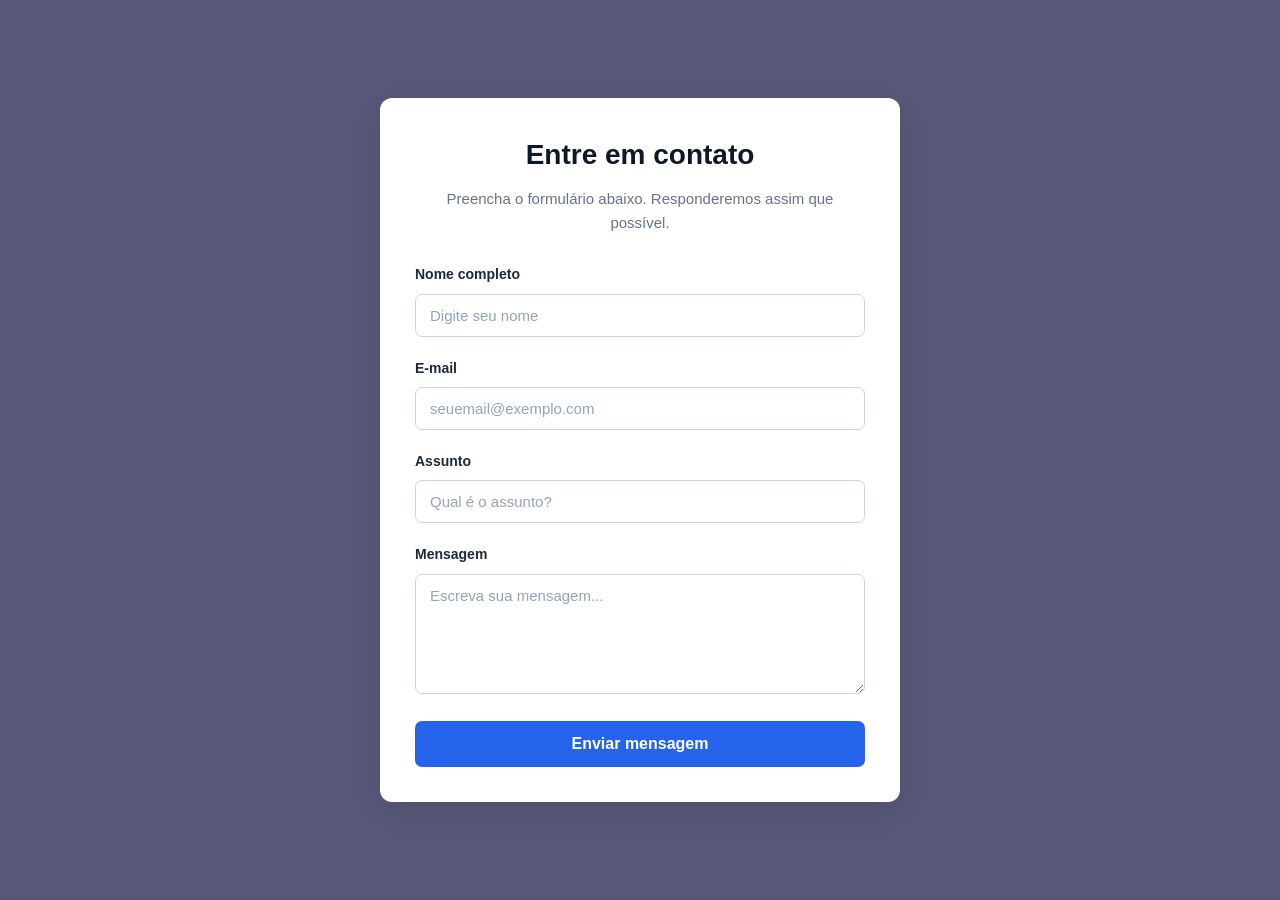
<file: formulario1/index.html>
<!DOCTYPE html>
<html lang="pt-BR">

<head>
    <meta charset="UTF-8">
    <meta name="viewport" content="width=device-width, initial-scale=1.0">

    <meta
        name="description"
        content="Entre em contato conosco utilizando nosso formulário."
    >

    <title>Formulário de Contato</title>

    <link rel="stylesheet" href="style.css">
</head>

<body>

    <main class="container">

        <section class="contact-card">

            <header class="contact-header">
                <h1>Entre em contato</h1>

                <p>
                    Preencha o formulário abaixo.
                    Responderemos assim que possível.
                </p>
            </header>

            <form action="#" method="post">

                <div class="form-group">
                    <label for="nome">Nome completo</label>

                    <input
                        type="text"
                        id="nome"
                        name="nome"
                        placeholder="Digite seu nome"
                        autocomplete="name"
                        required
                    >
                </div>

                <div class="form-group">
                    <label for="email">E-mail</label>

                    <input
                        type="email"
                        id="email"
                        name="email"
                        placeholder="seuemail@exemplo.com"
                        autocomplete="email"
                        required
                    >
                </div>

                <div class="form-group">
                    <label for="assunto">Assunto</label>

                    <input
                        type="text"
                        id="assunto"
                        name="assunto"
                        placeholder="Qual é o assunto?"
                        required
                    >
                </div>

                <div class="form-group">
                    <label for="mensagem">Mensagem</label>

                    <textarea
                        id="mensagem"
                        name="mensagem"
                        rows="5"
                        placeholder="Escreva sua mensagem..."
                        required
                    ></textarea>
                </div>

                <button type="submit">
                    Enviar mensagem
                </button>

            </form>

        </section>

    </main>

</body>

</html>
</file>
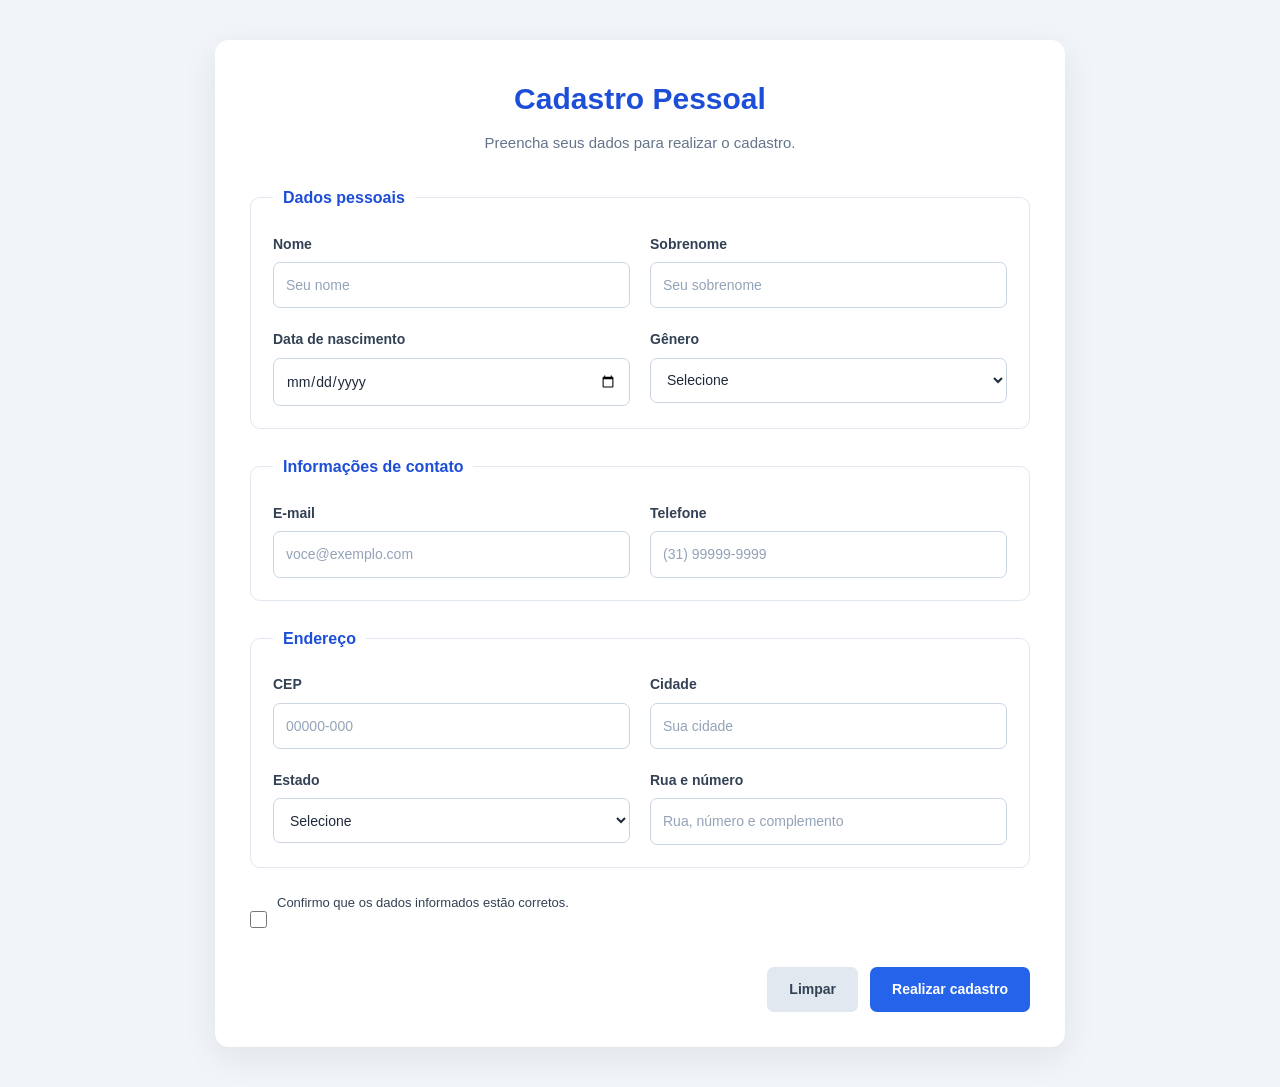
<file: formulario2/index.html>
<!DOCTYPE html>
<html lang="pt-BR">
<head>
    <meta charset="UTF-8">
    <meta name="viewport" content="width=device-width, initial-scale=1.0">

    <meta
        name="description"
        content="Formulário de cadastro pessoal."
    >

    <title>Cadastro Pessoal</title>

    <link rel="stylesheet" href="style.css">
</head>

<body>

    <main class="container">

        <section class="form-card">

            <header class="form-header">
                <h1>Cadastro Pessoal</h1>
                <p>Preencha seus dados para realizar o cadastro.</p>
            </header>

            <form action="#" method="post">

                <fieldset>
                    <legend>Dados pessoais</legend>

                    <div class="form-grid">

                        <div class="form-group">
                            <label for="nome">Nome</label>
                            <input
                                type="text"
                                id="nome"
                                name="nome"
                                placeholder="Seu nome"
                                autocomplete="given-name"
                                required
                            >
                        </div>

                        <div class="form-group">
                            <label for="sobrenome">Sobrenome</label>
                            <input
                                type="text"
                                id="sobrenome"
                                name="sobrenome"
                                placeholder="Seu sobrenome"
                                autocomplete="family-name"
                                required
                            >
                        </div>

                        <div class="form-group">
                            <label for="nascimento">
                                Data de nascimento
                            </label>

                            <input
                                type="date"
                                id="nascimento"
                                name="nascimento"
                                autocomplete="bday"
                                required
                            >
                        </div>

                        <div class="form-group">
                            <label for="genero">Gênero</label>

                            <select id="genero" name="genero" required>
                                <option value="" selected disabled>
                                    Selecione
                                </option>

                                <option value="feminino">Feminino</option>
                                <option value="masculino">Masculino</option>
                                <option value="nao-informar">
                                    Prefiro não informar
                                </option>
                                <option value="outro">Outro</option>
                            </select>
                        </div>

                    </div>
                </fieldset>

                <fieldset>
                    <legend>Informações de contato</legend>

                    <div class="form-grid">

                        <div class="form-group">
                            <label for="email">E-mail</label>

                            <input
                                type="email"
                                id="email"
                                name="email"
                                placeholder="voce@exemplo.com"
                                autocomplete="email"
                                required
                            >
                        </div>

                        <div class="form-group">
                            <label for="telefone">Telefone</label>

                            <input
                                type="tel"
                                id="telefone"
                                name="telefone"
                                placeholder="(31) 99999-9999"
                                autocomplete="tel"
                                required
                            >
                        </div>

                    </div>
                </fieldset>

                <fieldset>
                    <legend>Endereço</legend>

                    <div class="form-grid">

                        <div class="form-group">
                            <label for="cep">CEP</label>

                            <input
                                type="text"
                                id="cep"
                                name="cep"
                                placeholder="00000-000"
                                autocomplete="postal-code"
                                inputmode="numeric"
                                pattern="[0-9]{5}-?[0-9]{3}"
                                title="Informe um CEP válido, com 8 dígitos."
                                required
                            >
                        </div>

                        <div class="form-group">
                            <label for="cidade">Cidade</label>

                            <input
                                type="text"
                                id="cidade"
                                name="cidade"
                                placeholder="Sua cidade"
                                autocomplete="address-level2"
                                required
                            >
                        </div>

                        <div class="form-group">
                            <label for="estado">Estado</label>

                            <select
                                id="estado"
                                name="estado"
                                autocomplete="address-level1"
                                required
                            >
                                <option value="" selected disabled>
                                    Selecione
                                </option>

                                <option value="AC">Acre</option>
                                <option value="AL">Alagoas</option>
                                <option value="AP">Amapá</option>
                                <option value="AM">Amazonas</option>
                                <option value="BA">Bahia</option>
                                <option value="CE">Ceará</option>
                                <option value="DF">Distrito Federal</option>
                                <option value="ES">Espírito Santo</option>
                                <option value="GO">Goiás</option>
                                <option value="MA">Maranhão</option>
                                <option value="MT">Mato Grosso</option>
                                <option value="MS">Mato Grosso do Sul</option>
                                <option value="MG">Minas Gerais</option>
                                <option value="PA">Pará</option>
                                <option value="PB">Paraíba</option>
                                <option value="PR">Paraná</option>
                                <option value="PE">Pernambuco</option>
                                <option value="PI">Piauí</option>
                                <option value="RJ">Rio de Janeiro</option>
                                <option value="RN">Rio Grande do Norte</option>
                                <option value="RS">Rio Grande do Sul</option>
                                <option value="RO">Rondônia</option>
                                <option value="RR">Roraima</option>
                                <option value="SC">Santa Catarina</option>
                                <option value="SP">São Paulo</option>
                                <option value="SE">Sergipe</option>
                                <option value="TO">Tocantins</option>
                            </select>
                        </div>

                        <div class="form-group">
                            <label for="rua">Rua e número</label>

                            <input
                                type="text"
                                id="rua"
                                name="rua"
                                placeholder="Rua, número e complemento"
                                autocomplete="street-address"
                                required
                            >
                        </div>

                    </div>
                </fieldset>

                <div class="form-group terms">
                    <input
                        type="checkbox"
                        id="termos"
                        name="termos"
                        required
                    >

                    <label for="termos">
                        Confirmo que os dados informados estão corretos.
                    </label>
                </div>

                <div class="form-actions">
                    <button type="reset" class="btn-secondary">
                        Limpar
                    </button>

                    <button type="submit" class="btn-primary">
                        Realizar cadastro
                    </button>
                </div>

            </form>

        </section>

    </main>

</body>
</html>
</file>
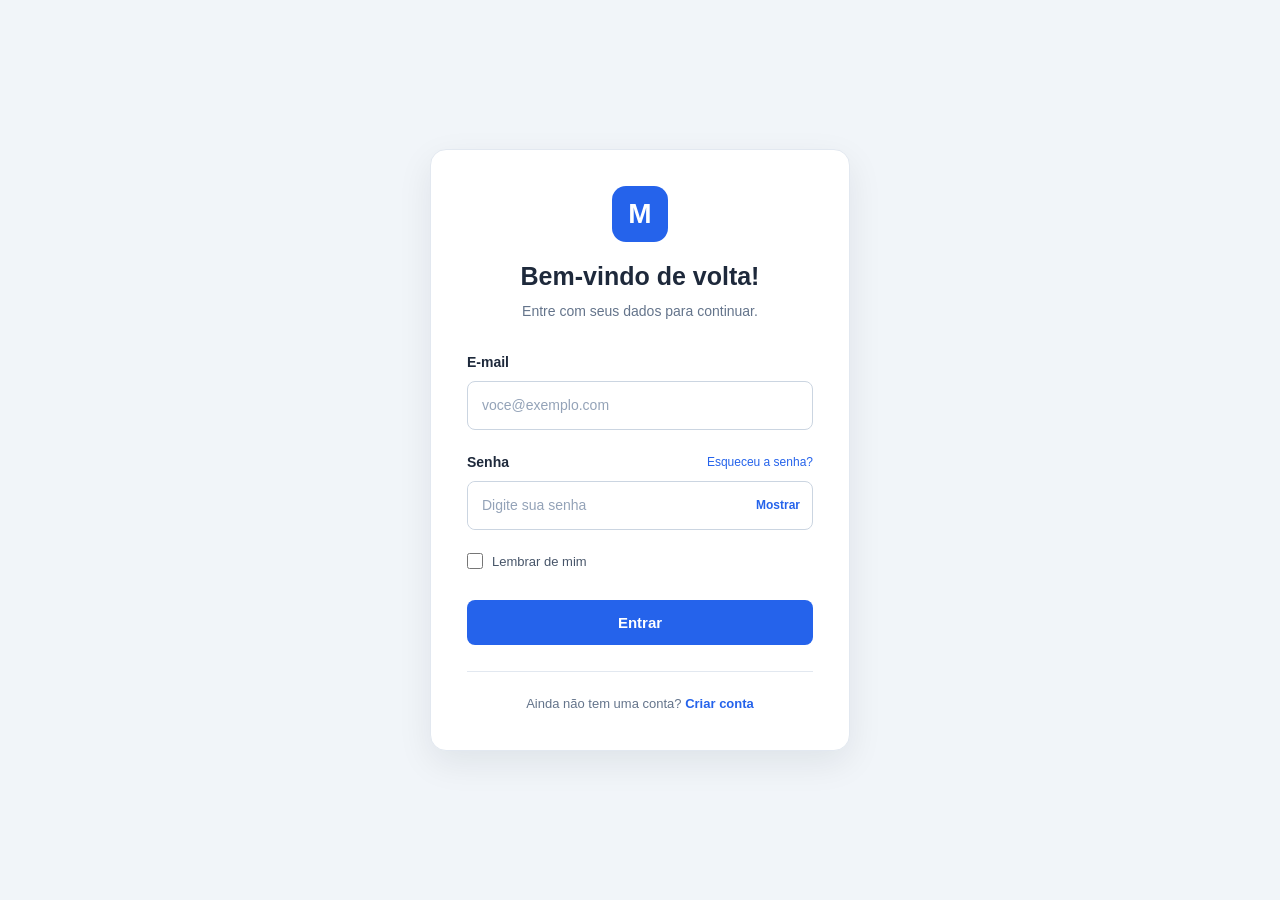
<file: formulario3/index.html>
<!DOCTYPE html>
<html lang="pt-BR">

<head>
    <meta charset="UTF-8">
    <meta name="viewport" content="width=device-width, initial-scale=1.0">

    <meta
        name="description"
        content="Página de login para acessar sua conta."
    >

    <title>Login | Minha Conta</title>

    <link rel="stylesheet" href="style.css">

    <script src="script.js" defer></script>
</head>

<body>

    <main class="page-container">

        <section class="login-card" aria-labelledby="login-title">

            <header class="login-header">
                <div class="logo" aria-hidden="true">M</div>

                <h1 id="login-title">Bem-vindo de volta!</h1>

                <p>Entre com seus dados para continuar.</p>
            </header>

            <form id="login-form">

                <div class="form-group">
                    <label for="email">E-mail</label>

                    <input
                        type="email"
                        id="email"
                        name="email"
                        placeholder="voce@exemplo.com"
                        autocomplete="username"
                        required
                    >
                </div>

                <div class="form-group">
                    <div class="password-label">
                        <label for="senha">Senha</label>

                        <a href="recuperar-senha.html">
                            Esqueceu a senha?
                        </a>
                    </div>

                    <div class="password-wrapper">
                        <input
                            type="password"
                            id="senha"
                            name="senha"
                            placeholder="Digite sua senha"
                            autocomplete="current-password"
                            required
                        >

                        <button
                            type="button"
                            id="toggle-password"
                            class="toggle-password"
                            aria-controls="senha"
                            aria-label="Mostrar senha"
                            aria-pressed="false"
                        >
                            Mostrar
                        </button>
                    </div>
                </div>

                <div class="form-options">
                    <label class="remember-option" for="lembrar">
                        <input
                            type="checkbox"
                            id="lembrar"
                            name="lembrar"
                        >

                        <span>Lembrar de mim</span>
                    </label>
                </div>

                <button type="submit" class="login-button">
                    Entrar
                </button>

                <p
                    id="form-message"
                    class="form-message"
                    role="status"
                    aria-live="polite"
                ></p>

            </form>

            <footer class="login-footer">
                <p>
                    Ainda não tem uma conta?
                    <a href="cadastro.html">Criar conta</a>
                </p>
            </footer>

        </section>

    </main>

</body>

</html>
</file>
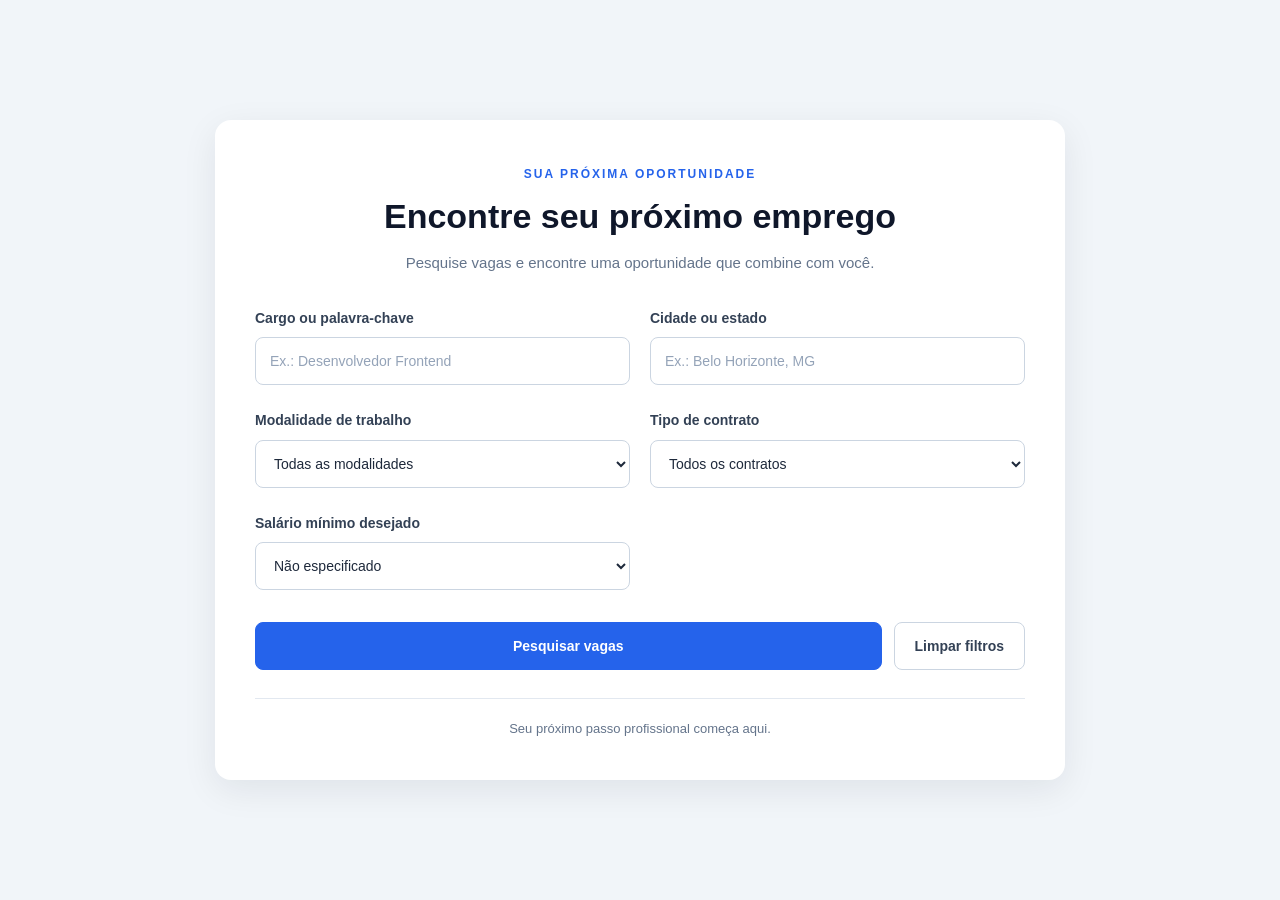
<file: formulario4/index.html>
<!DOCTYPE html>
<html lang="pt-BR">
<head>
    <meta charset="UTF-8">
    <meta name="viewport" content="width=device-width, initial-scale=1.0">

    <meta
        name="description"
        content="Pesquise vagas de emprego por cargo, localização e modalidade."
    >

    <title>Pesquisar Vagas de Emprego</title>

    <link rel="stylesheet" href="style.css">
</head>

<body>

    <main class="container">

        <section class="search-card">

            <header class="header">
                <span class="subtitle">SUA PRÓXIMA OPORTUNIDADE</span>

                <h1>Encontre seu próximo emprego</h1>

                <p>
                    Pesquise vagas e encontre uma oportunidade
                    que combine com você.
                </p>
            </header>

            <form class="search-form" action="#" method="get">

                <div class="form-group">
                    <label for="cargo">Cargo ou palavra-chave</label>

                    <input
                        type="search"
                        id="cargo"
                        name="cargo"
                        placeholder="Ex.: Desenvolvedor Frontend"
                    >
                </div>

                <div class="form-group">
                    <label for="cidade">Cidade ou estado</label>

                    <input
                        type="text"
                        id="cidade"
                        name="cidade"
                        placeholder="Ex.: Belo Horizonte, MG"
                    >
                </div>

                <div class="form-group">
                    <label for="modalidade">Modalidade de trabalho</label>

                    <select id="modalidade" name="modalidade">
                        <option value="">Todas as modalidades</option>
                        <option value="presencial">Presencial</option>
                        <option value="remoto">Remoto</option>
                        <option value="hibrido">Híbrido</option>
                    </select>
                </div>

                <div class="form-group">
                    <label for="contrato">Tipo de contrato</label>

                    <select id="contrato" name="contrato">
                        <option value="">Todos os contratos</option>
                        <option value="clt">CLT</option>
                        <option value="pj">Pessoa Jurídica (PJ)</option>
                        <option value="estagio">Estágio</option>
                        <option value="temporario">Temporário</option>
                        <option value="freelancer">Freelancer</option>
                    </select>
                </div>

                <div class="form-group">
                    <label for="salario">Salário mínimo desejado</label>

                    <select id="salario" name="salario">
                        <option value="">Não especificado</option>
                        <option value="2000">R$ 2.000</option>
                        <option value="3000">R$ 3.000</option>
                        <option value="5000">R$ 5.000</option>
                        <option value="7000">R$ 7.000</option>
                        <option value="10000">R$ 10.000 ou mais</option>
                    </select>
                </div>

                <div class="form-actions">
                    <button type="submit" class="btn-search">
                        Pesquisar vagas
                    </button>

                    <button type="reset" class="btn-reset">
                        Limpar filtros
                    </button>
                </div>

            </form>

            <footer class="footer">
                <p>Seu próximo passo profissional começa aqui.</p>
            </footer>

        </section>

    </main>

</body>
</html>
</file>
<file: formulario1/style.css>
/* =========================
   RESET BÁSICO
========================= */

* {
    margin: 0;
    padding: 0;
    box-sizing: border-box;
}

/* =========================
   CONFIGURAÇÕES GERAIS
========================= */

body {
    font-family: Arial, Helvetica, sans-serif;
    background-color: #575777;
    color: #1e293b;
    line-height: 1.6;
}

/* =========================
   CONTAINER PRINCIPAL
========================= */

.container {
    min-height: 100vh;

    display: flex;
    justify-content: center;
    align-items: center;

    padding: 30px 16px;
}

/* =========================
   CARTÃO DO FORMULÁRIO
========================= */

.contact-card {
    width: 100%;
    max-width: 520px;

    background-color: #ffffff;

    padding: 35px;

    border-radius: 12px;

    box-shadow: 0 10px 30px rgba(0, 0, 0, 0.08);
}

/* =========================
   CABEÇALHO
========================= */

.contact-header {
    margin-bottom: 28px;
    text-align: center;
}

.contact-header h1 {
    font-size: 28px;
    margin-bottom: 10px;
    color: #0f172a;
}

.contact-header p {
    font-size: 15px;
    color: #64748b;
}

/* =========================
   GRUPOS DE CAMPOS
========================= */

.form-group {
    margin-bottom: 20px;
}

.form-group label {
    display: block;

    margin-bottom: 8px;

    font-weight: bold;
    font-size: 14px;
}

/* =========================
   INPUTS E TEXTAREA
========================= */

.form-group input,
.form-group textarea {
    width: 100%;

    padding: 12px 14px;

    border: 1px solid #cbd5e1;
    border-radius: 7px;

    font-family: inherit;
    font-size: 15px;

    color: #1e293b;
    background-color: #ffffff;

    transition:
        border-color 0.2s,
        box-shadow 0.2s;
}

.form-group textarea {
    resize: vertical;
    min-height: 120px;
}

.form-group input::placeholder,
.form-group textarea::placeholder {
    color: #94a3b8;
}

/* =========================
   FOCO NOS CAMPOS
========================= */

.form-group input:focus,
.form-group textarea:focus {
    outline: none;

    border-color: #2563eb;

    box-shadow: 0 0 0 3px rgba(37, 99, 235, 0.15);
}

/* =========================
   BOTÃO DE ENVIO
========================= */

button[type="submit"] {
    width: 100%;

    padding: 14px;

    border: none;
    border-radius: 7px;

    background-color: #2563eb;
    color: #ffffff;

    font-size: 16px;
    font-weight: bold;

    cursor: pointer;

    transition:
        background-color 0.2s,
        transform 0.2s;
}

button[type="submit"]:hover {
    background-color: #1d4ed8;
}

button[type="submit"]:active {
    transform: scale(0.99);
}

/* =========================
   RESPONSIVIDADE
========================= */

@media (max-width: 480px) {

    .contact-card {
        padding: 24px 18px;
    }

    .contact-header h1 {
        font-size: 24px;
    }

}
</file>
<file: formulario2/style.css>
/* ==========================
   1. RESET E CONFIGURAÇÕES
========================== */

* {
    margin: 0;
    padding: 0;
    box-sizing: border-box;
}

body {
    font-family: Arial, Helvetica, sans-serif;
    background: #f1f5f9;
    color: #1e293b;
    line-height: 1.6;
}

/* ==========================
   2. CONTAINER PRINCIPAL
========================== */

.container {
    width: 100%;
    min-height: 100vh;
    padding: 40px 20px;

    display: flex;
    justify-content: center;
    align-items: flex-start;
}

/* ==========================
   3. CARTÃO DO FORMULÁRIO
========================== */

.form-card {
    width: 100%;
    max-width: 850px;
    padding: 35px;

    background: #ffffff;
    border-radius: 14px;

    box-shadow: 0 10px 35px rgba(15, 23, 42, 0.08);
}

/* ==========================
   4. CABEÇALHO
========================== */

.form-header {
    margin-bottom: 30px;
    text-align: center;
}

.form-header h1 {
    margin-bottom: 8px;
    color: #1d4ed8;
    font-size: 30px;
}

.form-header p {
    color: #64748b;
    font-size: 15px;
}

/* ==========================
   5. SEÇÕES DO FORMULÁRIO
========================== */

fieldset {
    min-width: 0;
    border: 1px solid #e2e8f0;
    border-radius: 10px;
    padding: 22px;
    margin-bottom: 25px;
}

legend {
    padding: 0 10px;
    color: #1d4ed8;
    font-weight: bold;
    font-size: 16px;
}

/* ==========================
   6. GRID DE CAMPOS
========================== */

.form-grid {
    display: grid;
    grid-template-columns: repeat(2, minmax(0, 1fr));
    gap: 20px;
}

.form-group {
    min-width: 0;
    display: flex;
    flex-direction: column;
    gap: 7px;
}

.form-group label {
    font-size: 14px;
    font-weight: bold;
    color: #334155;
}

/* ==========================
   7. CAMPOS DE ENTRADA
========================== */

.form-group input,
.form-group select {
    width: 100%;
    min-height: 45px;
    padding: 11px 12px;

    border: 1px solid #cbd5e1;
    border-radius: 7px;

    background: #ffffff;
    color: #1e293b;

    font: inherit;
    font-size: 14px;

    transition: border-color 0.2s, box-shadow 0.2s;
}

.form-group input::placeholder {
    color: #94a3b8;
}

/* ==========================
   8. FOCO E ACESSIBILIDADE
========================== */

.form-group input:focus,
.form-group select:focus {
    outline: none;
    border-color: #2563eb;
    box-shadow: 0 0 0 3px rgba(37, 99, 235, 0.15);
}

/* ==========================
   9. TERMOS
========================== */

.terms {
    display: flex;
    flex-direction: row;
    align-items: flex-start;
    gap: 10px;
    margin: 5px 0 25px;
}

.terms input {
    width: 17px;
    height: 17px;
    margin-top: 4px;
    flex-shrink: 0;
    accent-color: #2563eb;
}

.terms label {
    font-size: 13px;
    font-weight: normal;
}

/* ==========================
   10. BOTÕES
========================== */

.form-actions {
    display: flex;
    justify-content: flex-end;
    gap: 12px;
}

.form-actions button {
    min-height: 45px;
    padding: 12px 22px;

    border: none;
    border-radius: 7px;

    font-size: 14px;
    font-weight: bold;

    cursor: pointer;
    transition: background-color 0.2s, transform 0.2s;
}

.btn-primary {
    background: #2563eb;
    color: #ffffff;
}

.btn-primary:hover {
    background: #1d4ed8;
}

.btn-secondary {
    background: #e2e8f0;
    color: #334155;
}

.btn-secondary:hover {
    background: #cbd5e1;
}

.form-actions button:active {
    transform: scale(0.98);
}

/* ==========================
   11. RESPONSIVIDADE
========================== */

@media (max-width: 600px) {
    .container {
        padding: 20px 12px;
    }

    .form-card {
        padding: 24px 16px;
    }

    .form-header h1 {
        font-size: 25px;
    }

    .form-grid {
        grid-template-columns: 1fr;
    }

    fieldset {
        padding: 18px 12px;
    }

    .form-actions {
        flex-direction: column-reverse;
    }

    .form-actions button {
        width: 100%;
    }
}
</file>
<file: formulario3/style.css>
/* ==========================
   1. RESET
========================== */

* {
    margin: 0;
    padding: 0;
    box-sizing: border-box;
}

/* ==========================
   2. CONFIGURAÇÕES GERAIS
========================== */

body {
    font-family: Arial, Helvetica, sans-serif;
    color: #1e293b;
    background-color: #f1f5f9;
    line-height: 1.5;
}

/* ==========================
   3. CENTRALIZAÇÃO DA PÁGINA
========================== */

.page-container {
    min-height: 100vh;

    display: flex;
    justify-content: center;
    align-items: center;

    padding: 24px 16px;
}

/* ==========================
   4. CARTÃO DE LOGIN
========================== */

.login-card {
    width: 100%;
    max-width: 420px;

    padding: 36px;

    background-color: #ffffff;
    border: 1px solid #e2e8f0;
    border-radius: 16px;

    box-shadow: 0 12px 35px rgba(15, 23, 42, 0.08);
}

/* ==========================
   5. CABEÇALHO
========================== */

.login-header {
    text-align: center;
    margin-bottom: 30px;
}

.logo {
    width: 56px;
    height: 56px;

    display: flex;
    justify-content: center;
    align-items: center;

    margin: 0 auto 18px;

    background-color: #2563eb;
    color: #ffffff;

    border-radius: 14px;

    font-size: 28px;
    font-weight: bold;
}

.login-header h1 {
    margin-bottom: 8px;
    font-size: 25px;
    line-height: 1.3;
}

.login-header p {
    color: #64748b;
    font-size: 14px;
}

/* ==========================
   6. GRUPOS DE CAMPOS
========================== */

.form-group {
    margin-bottom: 22px;
}

.form-group > label,
.password-label > label {
    display: block;
    margin-bottom: 8px;

    font-size: 14px;
    font-weight: 600;
}

/* ==========================
   7. LINKS
========================== */

a {
    color: #2563eb;
    text-decoration: none;
}

a:hover {
    text-decoration: underline;
}

a:focus-visible,
button:focus-visible,
input:focus-visible {
    outline: 3px solid #93c5fd;
    outline-offset: 3px;
}

/* ==========================
   8. INPUTS
========================== */

.form-group > input,
.password-wrapper input {
    width: 100%;
    min-width: 0;

    padding: 13px 14px;

    border: 1px solid #cbd5e1;
    border-radius: 8px;

    background-color: #ffffff;
    color: #1e293b;

    font: inherit;
    font-size: 14px;

    transition:
        border-color 0.2s,
        box-shadow 0.2s;
}

.form-group input::placeholder {
    color: #94a3b8;
}

.form-group input:focus {
    border-color: #2563eb;
    outline: none;

    box-shadow: 0 0 0 3px rgba(37, 99, 235, 0.12);
}

/* ==========================
   9. LINHA DO RÓTULO DA SENHA
========================== */

.password-label {
    display: flex;
    justify-content: space-between;
    align-items: center;
    gap: 12px;
}

.password-label a {
    margin-bottom: 8px;
    font-size: 12px;
}

/* ==========================
   10. CAMPO DE SENHA
========================== */

.password-wrapper {
    display: flex;
    align-items: center;
    gap: 8px;

    padding-right: 10px;

    border: 1px solid #cbd5e1;
    border-radius: 8px;
}

.password-wrapper input {
    border: none;
    box-shadow: none;
    outline: none;
}

.password-wrapper:focus-within {
    border-color: #2563eb;
    box-shadow: 0 0 0 3px rgba(37, 99, 235, 0.12);
}

.password-wrapper input:focus {
    box-shadow: none;
}

.toggle-password {
    flex-shrink: 0;

    padding: 6px 2px;

    border: none;
    background: transparent;
    color: #2563eb;

    font-size: 12px;
    font-weight: bold;

    cursor: pointer;
}

/* ==========================
   11. LEMBRAR DE MIM
========================== */

.form-options {
    margin: 2px 0 24px;
}

.remember-option {
    display: inline-flex;
    align-items: center;
    gap: 9px;

    color: #475569;
    font-size: 13px;

    cursor: pointer;
}

.remember-option input {
    width: 16px;
    height: 16px;
    accent-color: #2563eb;
}

/* ==========================
   12. BOTÃO DE LOGIN
========================== */

.login-button {
    width: 100%;

    padding: 14px;

    border: none;
    border-radius: 8px;

    background-color: #2563eb;
    color: #ffffff;

    font-size: 15px;
    font-weight: bold;

    cursor: pointer;

    transition:
        background-color 0.2s,
        transform 0.2s;
}

.login-button:hover {
    background-color: #1d4ed8;
}

.login-button:active {
    transform: scale(0.99);
}

/* ==========================
   13. MENSAGEM DO FORMULÁRIO
========================== */

.form-message {
    margin-top: 14px;
    font-size: 13px;
    text-align: center;
}

.form-message:empty {
    display: none;
}

/* ==========================
   14. RODAPÉ
========================== */

.login-footer {
    margin-top: 26px;
    padding-top: 22px;

    border-top: 1px solid #e2e8f0;

    text-align: center;
    font-size: 13px;
    color: #64748b;
}

.login-footer a {
    font-weight: bold;
}

/* ==========================
   15. RESPONSIVIDADE
========================== */

@media (max-width: 480px) {
    .login-card {
        padding: 28px 20px;
        border-radius: 12px;
    }

    .login-header h1 {
        font-size: 22px;
    }

    .password-label {
        align-items: flex-start;
    }
}
</file>
<file: formulario4/style.css>
/* =========================
   1. RESET
========================= */

* {
    margin: 0;
    padding: 0;
    box-sizing: border-box;
}

/* =========================
   2. ESTILOS GERAIS
========================= */

body {
    font-family: Arial, Helvetica, sans-serif;
    background-color: #f1f5f9;
    color: #1e293b;
    line-height: 1.6;
}

/* =========================
   3. CONTAINER PRINCIPAL
========================= */

.container {
    min-height: 100vh;

    display: flex;
    justify-content: center;
    align-items: center;

    padding: 40px 20px;
}

/* =========================
   4. CARTÃO DA PESQUISA
========================= */

.search-card {
    width: 100%;
    max-width: 850px;

    background-color: #ffffff;

    padding: 40px;

    border-radius: 16px;

    box-shadow: 0 10px 35px rgba(15, 23, 42, 0.08);
}

/* =========================
   5. CABEÇALHO
========================= */

.header {
    text-align: center;
    margin-bottom: 32px;
}

.subtitle {
    display: inline-block;

    margin-bottom: 12px;

    color: #2563eb;
    font-size: 12px;
    font-weight: 700;
    letter-spacing: 2px;
}

.header h1 {
    font-size: clamp(25px, 4vw, 34px);
    line-height: 1.2;

    color: #0f172a;

    margin-bottom: 14px;
}

.header p {
    color: #64748b;
    font-size: 15px;
}

/* =========================
   6. GRID DO FORMULÁRIO
========================= */

.search-form {
    display: grid;

    grid-template-columns: repeat(2, minmax(0, 1fr));

    gap: 24px 20px;
}

/* =========================
   7. GRUPOS DE CAMPOS
========================= */

.form-group {
    display: flex;
    flex-direction: column;

    gap: 8px;
}

.form-group label {
    color: #334155;

    font-size: 14px;
    font-weight: 700;
}

/* =========================
   8. INPUTS E SELECTS
========================= */

.form-group input,
.form-group select {
    width: 100%;
    min-height: 48px;

    padding: 12px 14px;

    border: 1px solid #cbd5e1;
    border-radius: 8px;

    background-color: #ffffff;
    color: #1e293b;

    font-family: inherit;
    font-size: 14px;
}

.form-group input::placeholder {
    color: #94a3b8;
}

/* =========================
   9. ESTADO DE FOCO
========================= */

.form-group input:focus,
.form-group select:focus {
    outline: 2px solid transparent;

    border-color: #2563eb;

    box-shadow: 0 0 0 3px rgba(37, 99, 235, 0.15);
}

/* =========================
   10. BOTÕES
========================= */

.form-actions {
    grid-column: 1 / -1;

    display: flex;
    gap: 12px;

    margin-top: 8px;
}

.form-actions button {
    min-height: 48px;

    padding: 12px 20px;

    border-radius: 8px;

    font-family: inherit;
    font-size: 14px;
    font-weight: 700;

    cursor: pointer;

    transition:
        background-color 0.2s ease,
        transform 0.2s ease;
}

.btn-search {
    flex: 1;

    border: 1px solid #2563eb;

    background-color: #2563eb;
    color: #ffffff;
}

.btn-search:hover {
    background-color: #1d4ed8;
}

.btn-reset {
    border: 1px solid #cbd5e1;

    background-color: #ffffff;
    color: #334155;
}

.btn-reset:hover {
    background-color: #f1f5f9;
}

.form-actions button:active {
    transform: scale(0.98);
}

.form-actions button:focus-visible {
    outline: 3px solid #93c5fd;
    outline-offset: 3px;
}

/* =========================
   11. RODAPÉ
========================= */

.footer {
    margin-top: 28px;
    padding-top: 20px;

    border-top: 1px solid #e2e8f0;

    text-align: center;

    color: #64748b;
    font-size: 13px;
}

/* =========================
   12. RESPONSIVIDADE
========================= */

@media (max-width: 600px) {

    .container {
        padding: 20px 12px;
    }

    .search-card {
        padding: 26px 18px;
    }

    .search-form {
        grid-template-columns: 1fr;
        gap: 20px;
    }

    .form-actions {
        flex-direction: column;
    }

    .form-actions button {
        width: 100%;
    }

}
</file>
